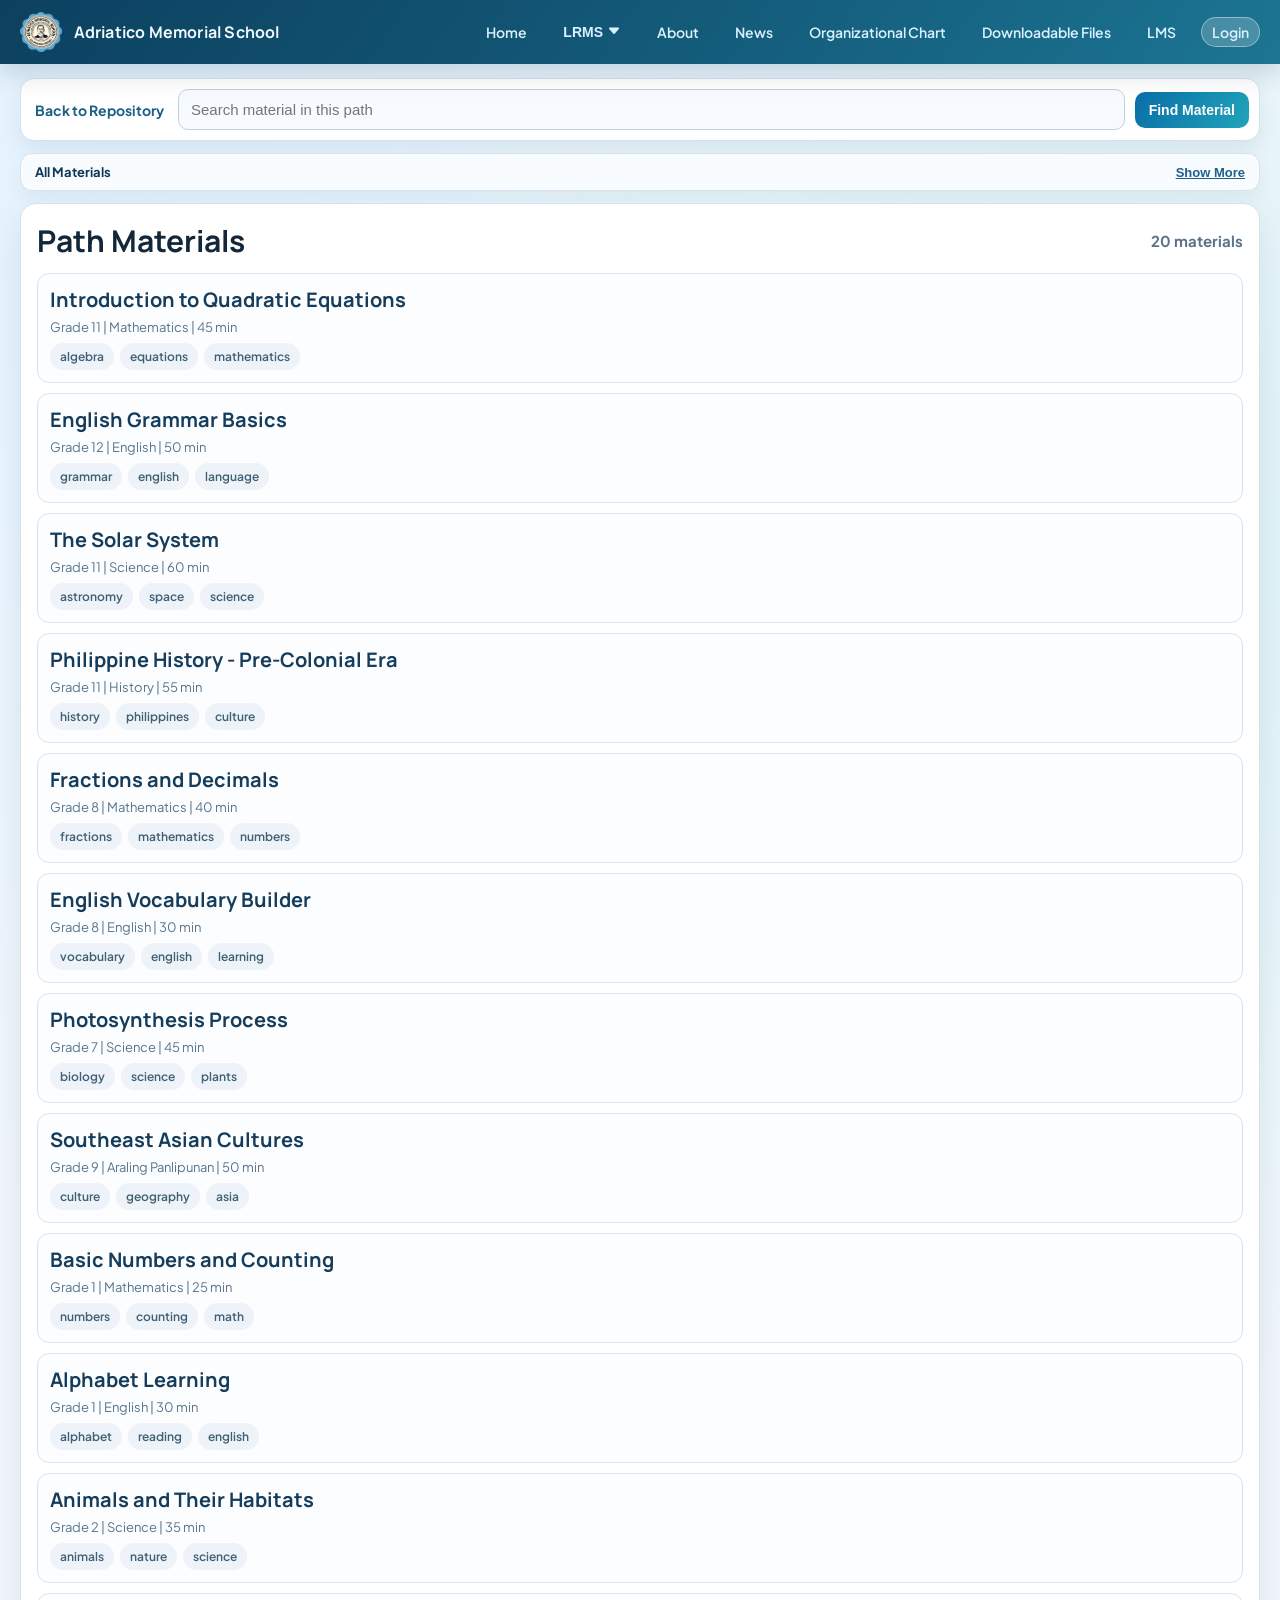
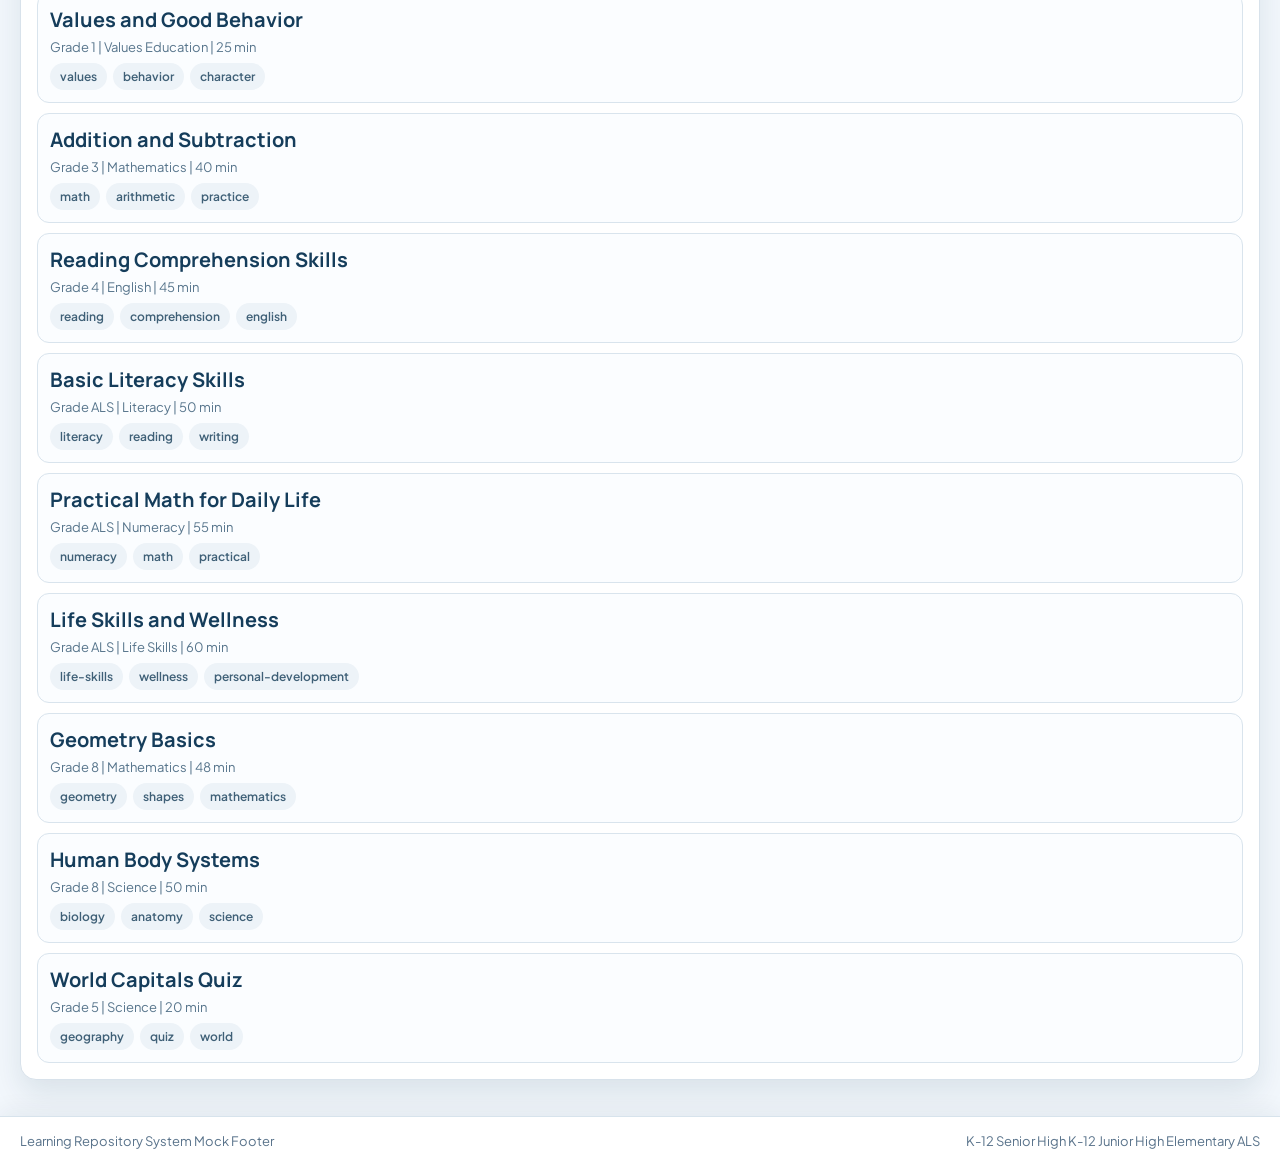
<file: material-path.html>
﻿<!DOCTYPE html>
<html lang="en">
<head>
    <meta charset="UTF-8">
    <meta name="viewport" content="width=device-width, initial-scale=1.0">
    <title>Material Path</title>
    <link rel="stylesheet" href="https://cdn.jsdelivr.net/npm/bootstrap-icons@1.11.3/font/bootstrap-icons.min.css">
    <link rel="stylesheet" href="view-material.css">
    <link rel="stylesheet" href="components.css">
</head>
<body>
    <div id="topNavMount"></div>

    <div class="details-shell">
        <section class="finder-bar" aria-label="Find Material">
            <a class="back-link" href="index.html">Back to Repository</a>
            <div class="finder-input-wrap">
                <input id="pathSearchInput" class="finder-input" type="text" placeholder="Search material in this path" autocomplete="off">
                <div id="pathSuggestionsPanel" class="suggestions-panel"></div>
            </div>
            <button id="pathSearchBtn" class="action-btn primary">Find Material</button>
        </section>

        <section class="breadcrumb-wrap">
            <div class="breadcrumb-head">
                <nav id="pathBreadcrumb" class="breadcrumb" aria-label="Breadcrumb"></nav>
                <button id="pathBreadcrumbToggle" class="breadcrumb-toggle" type="button" aria-expanded="false" aria-controls="pathBreadcrumbMore">Show More</button>
            </div>
            <div id="pathBreadcrumbMore" class="breadcrumb-more" hidden>
                <div class="breadcrumb-group">
                    <h4>Categories</h4>
                    <div id="pathBreadcrumbCategories" class="breadcrumb-tags"></div>
                </div>
                <div class="breadcrumb-group">
                    <h4>Grades</h4>
                    <div id="pathBreadcrumbGrades" class="breadcrumb-tags"></div>
                </div>
                <div class="breadcrumb-group">
                    <h4>Subjects</h4>
                    <div id="pathBreadcrumbSubjects" class="breadcrumb-tags"></div>
                </div>
                <div class="breadcrumb-group">
                    <h4>Tags</h4>
                    <div id="pathBreadcrumbTags" class="breadcrumb-tags"></div>
                </div>
            </div>
        </section>

        <section class="panel">
            <div class="list-head">
                <h2 id="pathTitle">Path Materials</h2>
                <p id="pathCount" class="list-count">0 materials</p>
            </div>
            <div id="pathMaterialsList" class="path-materials-list"></div>
            <div id="pathEmpty" class="empty-state">No materials found for this path.</div>
        </section>
    </div>

    <div id="footerMount"></div>

    <script src="components.js"></script>
    <script src="material-path.js"></script>
</body>
</html>
</file>
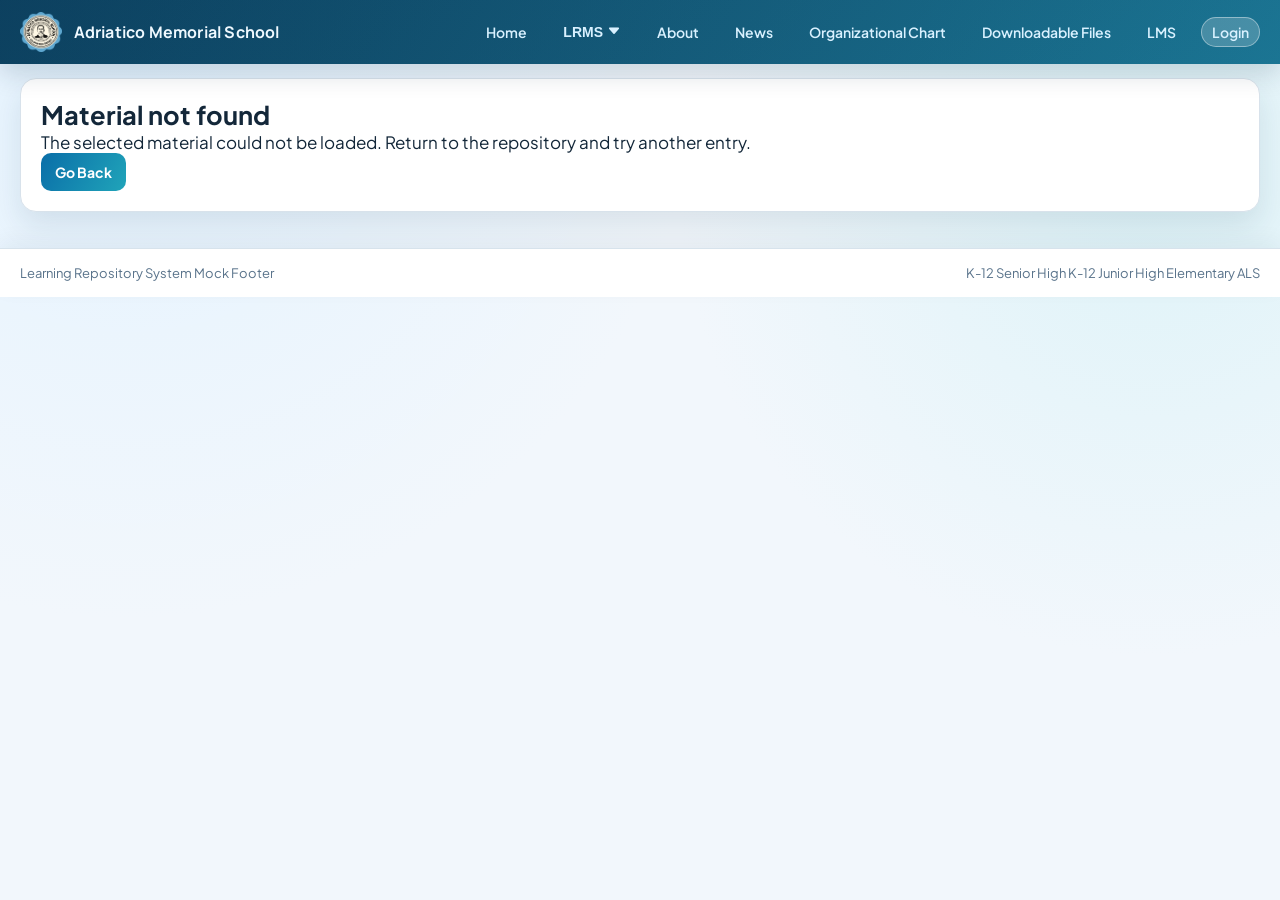
<file: view-material.html>
﻿<!DOCTYPE html>
<html lang="en">
<head>
    <meta charset="UTF-8">
    <meta name="viewport" content="width=device-width, initial-scale=1.0">
    <title>View Material</title>
    <link rel="stylesheet" href="https://cdn.jsdelivr.net/npm/bootstrap-icons@1.11.3/font/bootstrap-icons.min.css">
    <link rel="stylesheet" href="view-material.css">
    <link rel="stylesheet" href="components.css">
</head>
<body>
    <div id="topNavMount"></div>

    <div class="details-shell">
        <section class="finder-bar" aria-label="Find Material">
            <a class="back-link" href="index.html">Back to Repository</a>
            <div class="finder-input-wrap">
                <input id="materialSearchInput" class="finder-input" type="text" placeholder="Search another material by title, subject, or tag" autocomplete="off">
                <div id="suggestionsPanel" class="suggestions-panel"></div>
            </div>
            <button id="materialSearchBtn" class="action-btn primary">Find Material</button>
        </section>

        <section class="breadcrumb-wrap">
            <div class="breadcrumb-head">
                <nav id="breadcrumb" class="breadcrumb" aria-label="Breadcrumb"></nav>
                <button id="breadcrumbToggle" class="breadcrumb-toggle" type="button" aria-expanded="false" aria-controls="breadcrumbMore">Show More</button>
            </div>
            <div id="breadcrumbMore" class="breadcrumb-more" hidden>
                <div class="breadcrumb-group">
                    <h4>Categories</h4>
                    <div id="breadcrumbCategories" class="breadcrumb-tags"></div>
                </div>
                <div class="breadcrumb-group">
                    <h4>Grades</h4>
                    <div id="breadcrumbGrades" class="breadcrumb-tags"></div>
                </div>
                <div class="breadcrumb-group">
                    <h4>Subjects</h4>
                    <div id="breadcrumbSubjects" class="breadcrumb-tags"></div>
                </div>
                <div class="breadcrumb-group">
                    <h4>Tags</h4>
                    <div id="breadcrumbTags" class="breadcrumb-tags"></div>
                </div>
            </div>
        </section>

        <main id="detailsContent" class="details-content">
            <section class="info-column">
                <article class="panel material-info" id="materialOverview"></article>
                <article class="panel" id="descriptionPanel"></article>
                <article class="panel">
                    <h3>Learning Outcomes</h3>
                    <ul id="outcomesList" class="list"></ul>
                </article>
                <article class="panel">
                    <h3>Recommended Articles</h3>
                    <ul id="recommendedList" class="recommended-list"></ul>
                </article>
            </section>

            <aside class="preview-column">
                <article class="panel preview-panel">
                    <div class="preview-head">
                        <h3>File Preview</h3>
                        <span id="fileTypeBadge" class="file-badge">PDF</span>
                    </div>

                    <div id="previewMeta" class="preview-meta"></div>
                    <div id="previewViewport" class="preview-viewport"></div>

                    <div class="preview-actions">
                        <button id="downloadAction" class="action-btn secondary">Download Material</button>
                    </div>

                    <h4 class="resources-title">Included Resources</h4>
                    <ul id="resourcesList" class="list resources-list"></ul>
                </article>
            </aside>
        </main>

        <section id="notFound" class="not-found">
            <h2>Material not found</h2>
            <p>The selected material could not be loaded. Return to the repository and try another entry.</p>
            <a href="index.html" class="action-btn primary">Go Back</a>
        </section>
    </div>

    <div id="footerMount"></div>

    <script src="components.js"></script>
    <script src="view-material.js"></script>
</body>
</html>
</file>
<file: view-material.css>
﻿@import url('https://fonts.googleapis.com/css2?family=Manrope:wght@400;500;600;700;800&family=Plus+Jakarta+Sans:wght@400;500;600;700&display=swap');

:root {
    --bg: #f2f7fc;
    --surface: #ffffff;
    --line: #d8e2eb;
    --text: #132739;
    --muted: #5a7388;
    --brand: #0a6ea8;
    --accent: #20a4b9;
    --shadow: 0 14px 30px rgba(9, 45, 70, 0.1);
}

* {
    margin: 0;
    padding: 0;
    box-sizing: border-box;
}

body {
    min-height: 100vh;
    font-family: 'Plus Jakarta Sans', 'Segoe UI', sans-serif;
    color: var(--text);
    font-size: 17px;
    background:
        radial-gradient(circle at 10% 5%, #e4f3ff, transparent 40%),
        radial-gradient(circle at 90% 20%, #def3f8, transparent 35%),
        var(--bg);
}

.details-shell {
    width: 100%;
    padding: 14px 20px 20px;
}

.finder-bar {
    background: var(--surface);
    border: 1px solid var(--line);
    border-radius: 14px;
    box-shadow: 0 10px 22px rgba(9, 45, 70, 0.08);
    padding: 10px;
    margin-bottom: 12px;
    display: grid;
    grid-template-columns: auto minmax(0, 1fr) auto;
    gap: 10px;
    align-items: center;
}

.back-link {
    text-decoration: none;
    color: #1d5f86;
    font-weight: 700;
    font-size: 14px;
    white-space: nowrap;
    padding: 0 4px;
}

.back-link:hover {
    color: #0b4d74;
}

.finder-input-wrap {
    position: relative;
}

.finder-input {
    width: 100%;
    border: 1px solid #bed1df;
    border-radius: 10px;
    background: #f7fbff;
    padding: 11px 12px;
    font-size: 15px;
    color: #16364d;
}

.finder-input:focus {
    outline: none;
    border-color: var(--brand);
    box-shadow: 0 0 0 4px rgba(10, 110, 168, 0.12);
    background: #fff;
}

.suggestions-panel {
    position: absolute;
    left: 0;
    right: 0;
    top: calc(100% + 6px);
    background: #ffffff;
    border: 1px solid #cbdbe8;
    border-radius: 10px;
    box-shadow: 0 14px 26px rgba(8, 39, 62, 0.14);
    max-height: 220px;
    overflow-y: auto;
    display: none;
    z-index: 20;
}

.suggestion-item {
    width: 100%;
    border: none;
    background: #ffffff;
    text-align: left;
    padding: 10px 12px;
    cursor: pointer;
    border-bottom: 1px solid #edf3f8;
}

.suggestion-item:last-child {
    border-bottom: none;
}

.suggestion-item:hover,
.suggestion-item.active {
    background: #eef6fd;
}

.suggestion-title {
    font-size: 14px;
    color: #173d59;
    font-weight: 700;
}

.suggestion-meta {
    font-size: 12px;
    color: #628099;
    margin-top: 2px;
}

.action-btn {
    border: none;
    border-radius: 10px;
    padding: 10px 14px;
    font-size: 14px;
    font-weight: 700;
    cursor: pointer;
    text-decoration: none;
    display: inline-flex;
    align-items: center;
    justify-content: center;
}

.action-btn.primary {
    color: #fff;
    background: linear-gradient(120deg, var(--brand), var(--accent));
}

.action-btn.secondary {
    color: #184a68;
    background: #e9f1f8;
    border: 1px solid #bfd3e2;
}

.breadcrumb-wrap {
    background: #f9fcff;
    border: 1px solid var(--line);
    border-radius: 12px;
    padding: 10px 14px;
    margin-bottom: 12px;
    box-shadow: 0 8px 18px rgba(9, 45, 70, 0.06);
}

.breadcrumb-head {
    display: flex;
    align-items: center;
    justify-content: space-between;
    gap: 10px;
}

.breadcrumb {
    font-size: 13px;
    color: #3e5f77;
    min-width: 0;
}

.breadcrumb-toggle {
    border: none;
    background: transparent;
    color: #1f5f8c;
    font-size: 13px;
    font-weight: 700;
    text-decoration: underline;
    cursor: pointer;
    white-space: nowrap;
}

.breadcrumb-toggle:hover {
    color: #114869;
}

.breadcrumb-more {
    margin-top: 10px;
    border-top: 1px solid #d9e5ef;
    padding-top: 10px;
}

.breadcrumb-group {
    margin-bottom: 10px;
}

.breadcrumb-group:last-child {
    margin-bottom: 0;
}

.breadcrumb-more h4 {
    font-size: 12px;
    text-transform: uppercase;
    color: var(--muted);
    letter-spacing: 0.4px;
    margin-bottom: 8px;
}

.breadcrumb-tags {
    display: flex;
    gap: 8px;
    flex-wrap: wrap;
}

.breadcrumb-tag {
    text-decoration: none;
    background: #e8f2fb;
    border: 1px solid #c8dfef;
    color: #225173;
    border-radius: 999px;
    font-size: 13px;
    font-weight: 600;
    padding: 7px 12px;
    transition: all 0.2s ease;
}

.breadcrumb-tag:hover {
    background: #dff0fc;
    border-color: #b6d5ea;
}

.breadcrumb-tag.active {
    background: #1a88c7;
    border-color: #1a88c7;
    color: #ffffff;
}

.crumb {
    color: #2d5877;
    font-weight: 600;
    text-decoration: none;
}

.crumb:hover {
    color: #0b4d74;
    text-decoration: underline;
}

.crumb.current {
    color: #0f3857;
    font-weight: 700;
    text-decoration: none;
}

.crumb-sep {
    margin: 0 8px;
    color: #8ca2b4;
}

.details-content {
    display: grid;
    grid-template-columns: 33% minmax(0, 1fr);
    gap: 14px;
    align-items: start;
}

.info-column,
.preview-column {
    display: flex;
    flex-direction: column;
    gap: 14px;
}

.panel {
    background: var(--surface);
    border: 1px solid var(--line);
    border-radius: 16px;
    box-shadow: var(--shadow);
    padding: 16px;
}

.panel h3 {
    font-family: 'Manrope', 'Segoe UI', sans-serif;
    font-size: 22px;
    margin-bottom: 10px;
}

.material-info {
    display: grid;
    grid-template-columns: 86px minmax(0, 1fr);
    gap: 14px;
}

.overview-thumb {
    width: 76px;
    height: 76px;
    border-radius: 14px;
    background: linear-gradient(160deg, #e9f5ff, #dff3fb);
    border: 1px solid #bfd9eb;
    display: flex;
    align-items: center;
    justify-content: center;
    font-size: 34px;
}

.overview-title {
    font-family: 'Manrope', 'Segoe UI', sans-serif;
    font-size: 31px;
    line-height: 1.15;
    margin-bottom: 5px;
}

.overview-author,
.overview-meta {
    font-size: 14px;
    color: #486a82;
    margin-bottom: 6px;
}

.overview-description {
    font-size: 16px;
    color: var(--muted);
    margin-bottom: 10px;
}

.meta-row,
.tags-row {
    display: flex;
    gap: 8px;
    flex-wrap: wrap;
}

.chip {
    border-radius: 999px;
    padding: 6px 10px;
    font-size: 12px;
    font-weight: 700;
}

.chip.grade { background: #eaf4fb; color: #1a547c; }
.chip.type { background: #fff2d8; color: #8f6511; }
.chip.duration { background: #eaf9f2; color: #226c4b; }
.chip.tag { background: #edf3f8; color: #3f6077; font-weight: 600; }

.panel p {
    color: var(--muted);
    font-size: 15px;
    line-height: 1.6;
}

.list,
.recommended-list {
    list-style: none;
    display: flex;
    flex-direction: column;
    gap: 8px;
}

.list li,
.recommended-list li {
    font-size: 14px;
    color: #36566d;
    padding: 9px 10px;
    background: #f4f8fc;
    border: 1px solid #d8e3ec;
    border-radius: 10px;
}

.recommended-list a {
    text-decoration: none;
    color: #204e6e;
    font-weight: 700;
}

.recommended-list a:hover {
    color: #0b4d74;
}

.rec-meta { margin-top: 2px; font-size: 12px; color: #628199; }

.preview-panel { position: sticky; top: 14px; }

.preview-head {
    display: flex;
    justify-content: space-between;
    align-items: center;
    margin-bottom: 10px;
}

.file-badge {
    background: #eaf4fb;
    color: #1a547c;
    border-radius: 999px;
    font-size: 12px;
    font-weight: 700;
    padding: 6px 10px;
}

.preview-meta {
    display: flex;
    gap: 8px;
    flex-wrap: wrap;
    margin-bottom: 10px;
    font-size: 13px;
    color: #4e6e85;
}

.preview-viewport {
    border: 1px solid #d1dfeb;
    border-radius: 12px;
    background: #f8fbff;
    min-height: 560px;
    padding: 14px;
    margin-bottom: 12px;
}

.preview-viewport.embedded-mode {
    position: relative;
    padding: 0;
    overflow: hidden;
    background: #d5e1ec;
}

.embedded-preview-iframe {
    display: block;
    width: 100%;
    min-height: 640px;
    height: 80vh;
    border: 0;
    background: #ffffff;
}

.embedded-open-link {
    position: absolute;
    right: 12px;
    bottom: 12px;
    background: rgba(13, 54, 83, 0.85);
    color: #ffffff;
    text-decoration: none;
    font-size: 12px;
    font-weight: 700;
    padding: 6px 9px;
    border-radius: 8px;
}

.embedded-open-link:hover {
    background: rgba(9, 45, 70, 0.95);
}

.mock-document {
    height: 100%;
    min-height: 390px;
    border-radius: 10px;
    border: 1px dashed #b9ccdc;
    background: repeating-linear-gradient(
        to bottom,
        #ffffff,
        #ffffff 34px,
        #f6f9fd 34px,
        #f6f9fd 70px
    );
    padding: 16px;
}

.mock-document h4 {
    font-family: 'Manrope', 'Segoe UI', sans-serif;
    font-size: 21px;
    margin-bottom: 8px;
    color: #1d4765;
}

.mock-document p { color: #4f6f86; font-size: 14px; }

.preview-actions { margin-bottom: 10px; }

.resources-title {
    font-family: 'Manrope', 'Segoe UI', sans-serif;
    font-size: 18px;
    margin-bottom: 8px;
}

.list-head {
    display: flex;
    justify-content: space-between;
    align-items: center;
    margin-bottom: 12px;
}

.list-head h2 {
    font-family: 'Manrope', 'Segoe UI', sans-serif;
    font-size: 30px;
}

.list-count {
    color: #547086;
    font-size: 14px;
    font-weight: 700;
}

.path-materials-list {
    display: flex;
    flex-direction: column;
    gap: 10px;
}

.path-item {
    border: 1px solid #d9e4ed;
    border-radius: 12px;
    background: #fbfdff;
    padding: 12px;
}

.path-item a {
    text-decoration: none;
    color: #153d5b;
    font-size: 20px;
    font-family: 'Manrope', 'Segoe UI', sans-serif;
    font-weight: 700;
}

.path-item a:hover { color: #0b4d74; }

.path-item-meta {
    margin-top: 6px;
    font-size: 13px;
    color: #57758c;
}

.path-item-tags {
    margin-top: 8px;
    display: flex;
    gap: 6px;
    flex-wrap: wrap;
}

.empty-state {
    display: none;
    border: 1px dashed #b9ccdc;
    border-radius: 10px;
    background: #f8fbff;
    padding: 16px;
    color: #4c6a81;
}

.not-found {
    display: none;
    background: var(--surface);
    border: 1px solid var(--line);
    border-radius: 16px;
    box-shadow: var(--shadow);
    padding: 20px;
}

.mock-footer {
    margin-top: 18px;
    background: #ffffff;
    border-top: 1px solid #d7e3ec;
    box-shadow: 0 -8px 20px rgba(8, 39, 62, 0.05);
}

.footer-content {
    padding: 16px 20px;
    color: #58728a;
    font-size: 13px;
    display: flex;
    justify-content: space-between;
    gap: 10px;
    flex-wrap: wrap;
}

@media (max-width: 1100px) {
    .details-content { grid-template-columns: minmax(0, 1fr); }
    .preview-panel { position: static; }
}

@media (max-width: 760px) {
    .details-shell { padding: 10px; }

    .finder-bar {
        grid-template-columns: 1fr;
    }

    .back-link {
        display: inline-block;
        margin-bottom: 2px;
    }

    .breadcrumb {
        font-size: 12px;
        line-height: 1.5;
    }

    .breadcrumb-head {
        flex-direction: column;
        align-items: flex-start;
    }

    .breadcrumb-toggle {
        display: none;
    }

    .mobile-breadcrumb-sheet-backdrop {
        display: none !important;
    }

    .breadcrumb-more.mobile-sheet-open {
        position: fixed;
        inset: 0;
        margin-top: 0;
        border-top: none;
        padding: 14px 14px 18px;
        overflow-y: auto;
        background: #f5f5f7;
        border: none;
        box-shadow: none;
        border-radius: 0;
        z-index: 120;
    }

    .mobile-breadcrumb-sheet-head {
        display: flex;
        align-items: center;
        justify-content: flex-end;
        margin-bottom: 6px;
        padding-bottom: 0;
        border-bottom: none;
    }

    .mobile-breadcrumb-sheet-head h3 {
        display: none;
    }

    .mobile-breadcrumb-search-wrap {
        display: flex;
        align-items: center;
        gap: 8px;
        margin-bottom: 8px;
        padding: 4px 2px 10px;
        border-bottom: 1px solid #d7dce2;
    }

    .mobile-breadcrumb-search-icon {
        color: #6f7682;
        font-size: 24px;
        line-height: 1;
    }

    .mobile-breadcrumb-search-input {
        width: 100%;
        border: none;
        outline: none;
        background: transparent;
        color: #1f2633;
        font-size: clamp(28px, 8vw, 40px);
        font-weight: 700;
        line-height: 1.1;
    }

    .mobile-breadcrumb-search-input::placeholder {
        color: #626a76;
        font-weight: 600;
    }

    .mobile-breadcrumb-search-input::-webkit-search-cancel-button {
        -webkit-appearance: none;
        width: 22px;
        height: 22px;
        cursor: pointer;
        opacity: 0.95;
        background: url("data:image/svg+xml,%3Csvg xmlns='http://www.w3.org/2000/svg' viewBox='0 0 16 16'%3E%3Cpath fill='%23626a76' d='M3.7 3.7a1 1 0 0 1 1.4 0L8 6.6l2.9-2.9a1 1 0 1 1 1.4 1.4L9.4 8l2.9 2.9a1 1 0 0 1-1.4 1.4L8 9.4l-2.9 2.9a1 1 0 1 1-1.4-1.4L6.6 8 3.7 5.1a1 1 0 0 1 0-1.4Z'/%3E%3C/svg%3E") no-repeat center / 20px 20px;
    }

    .mobile-breadcrumb-suggestions {
        display: none;
        max-height: 290px;
        overflow-y: auto;
        margin-bottom: 10px;
    }

    .breadcrumb-more.mobile-sheet-open .breadcrumb-group h4 {
        font-size: 14px;
        color: #5f7288;
        text-transform: uppercase;
        letter-spacing: 0.9px;
        margin-bottom: 10px;
    }

    .breadcrumb-more.mobile-sheet-open .breadcrumb-tag {
        background: #f8fafc;
        border: 1px solid #dbe2ea;
        color: #21425e;
        font-size: 14px;
        padding: 8px 12px;
    }

    .breadcrumb-more.mobile-sheet-open .breadcrumb-tag:hover {
        border-color: #97bfd7;
        background: #eff7fd;
    }

    .breadcrumb-more.mobile-sheet-open .breadcrumb-tag.active {
        background: #0a6ea8;
        border-color: #0a6ea8;
        color: #ffffff;
    }

    .mobile-breadcrumb-option {
        width: 100%;
        border: none;
        border-radius: 10px;
        background: transparent;
        text-align: left;
        padding: 8px 2px;
        cursor: pointer;
    }

    .mobile-breadcrumb-option-title {
        font-size: 17px;
        color: #262d3a;
        font-weight: 700;
    }

    .mobile-breadcrumb-option-meta {
        margin-top: 2px;
        font-size: 13px;
        color: #667384;
    }

    .mobile-breadcrumb-option:hover,
    .mobile-breadcrumb-option.active {
        background: rgba(19, 39, 57, 0.06);
    }

    .mobile-breadcrumb-sheet-close {
        border: none;
        background: transparent;
        color: #676f7c;
        font-size: 20px;
        cursor: pointer;
        line-height: 1;
        width: 32px;
        height: 32px;
        padding: 0;
    }

    body.mobile-breadcrumb-sheet-open {
        overflow: hidden;
    }

    .action-btn { width: 100%; }

    .material-info { grid-template-columns: 1fr; }

    .overview-title { font-size: 25px; }

    .preview-viewport { min-height: 420px; }

    .embedded-preview-iframe {
        min-height: 500px;
        height: 68vh;
    }

    .mock-document { min-height: 280px; }

    .list-head { flex-direction: column; align-items: flex-start; gap: 6px; }
}
</file>
<file: components.css>
/* Shared Navbar + Footer Component Styles */
.mock-topnav {
    width: 100%;
    position: relative;
    border: none;
    background:
        linear-gradient(120deg, rgba(4, 70, 108, 0.95), rgba(12, 115, 149, 0.92)),
        url('https://images.unsplash.com/photo-1481627834876-b7833e8f5570?auto=format&fit=crop&w=1600&q=80') center/cover;
    box-shadow: 0 10px 26px rgba(8, 39, 62, 0.16);
    overflow: visible;
    padding: 12px 20px;
    display: flex;
    justify-content: space-between;
    align-items: center;
    gap: 12px;
    z-index: 20;
}

.mock-topnav::before {
    content: '';
    position: absolute;
    inset: 0;
    background: linear-gradient(135deg, rgba(3, 21, 35, 0.25), rgba(3, 21, 35, 0.08));
    pointer-events: none;
}

.topnav-brand,
.nav-link {
    position: relative;
    z-index: 1;
}

.topnav-main {
    position: relative;
    z-index: 2;
    display: flex;
    align-items: center;
    gap: 10px;
    min-width: 0;
}

.topnav-brand {
    font-family: 'Manrope', 'Segoe UI', sans-serif;
    font-size: 20px;
    font-weight: 800;
    color: #eff9ff;
    letter-spacing: 0.2px;
    display: flex;
    align-items: center;
    gap: 12px;
}

.topnav-logo {
    height: 40px;
    width: auto;
    max-width: 50px;
    object-fit: contain;
}

.school-name {
    font-size: 16px;
    font-weight: 700;
}

.topnav-links {
    display: flex;
    gap: 14px;
    flex-wrap: wrap;
    align-items: center;
}

.topnav-toggle {
    display: none;
    position: relative;
    z-index: 2;
    width: 32px;
    height: 32px;
    border: none;
    background: transparent;
    cursor: pointer;
    padding: 0;
    color: #eef9ff;
}

.topnav-mobile-tools {
    display: none;
}

.topnav-icon-btn {
    width: 30px;
    height: 30px;
    border: none;
    border-radius: 0;
    background: transparent;
    color: #e8f6ff;
    display: inline-flex;
    align-items: center;
    justify-content: center;
    cursor: pointer;
}

.topnav-icon-btn .bi {
    font-size: 20px;
}

.topnav-mobile-search {
    display: inline-flex;
    align-items: center;
    position: relative;
    width: 30px;
    height: 30px;
    border-radius: 999px;
    border: none;
    background: transparent;
    overflow: visible;
    transition: width 0.22s ease, background 0.22s ease, border-color 0.22s ease;
}

.topnav-mobile-search .topnav-icon-btn {
    width: 30px;
    min-width: 30px;
    height: 30px;
    border: none;
    background: transparent;
    border-radius: 999px;
}

.topnav-search-input {
    border: none;
    outline: none;
    background: transparent;
    color: #f2fbff;
    width: 0;
    opacity: 0;
    padding: 0;
    font-size: 14px;
    transition: width 0.22s ease, opacity 0.15s ease;
}

.topnav-search-input::placeholder {
    color: rgba(238, 250, 255, 0.72);
}

.topnav-mobile-search.search-open {
    width: min(62vw, 260px);
    background: rgba(5, 31, 47, 0.48);
    border: 1px solid rgba(185, 226, 248, 0.62);
    padding-left: 4px;
}

.topnav-mobile-search.search-open .topnav-search-input {
    width: 100%;
    opacity: 1;
    padding-right: 12px;
}

.topnav-search-suggestions {
    display: none;
    position: absolute;
    right: 0;
    top: calc(100% + 8px);
    width: min(84vw, 320px);
    max-height: 280px;
    overflow-y: auto;
    background: #ffffff;
    border: 1px solid #c5d7e5;
    border-radius: 12px;
    box-shadow: 0 14px 24px rgba(8, 39, 62, 0.18);
    z-index: 95;
}

.topnav-search-option {
    width: 100%;
    border: none;
    border-bottom: 1px solid #edf3f8;
    background: #ffffff;
    text-align: left;
    padding: 10px 12px;
    cursor: pointer;
}

.topnav-search-option:last-child {
    border-bottom: none;
}

.topnav-search-option-title {
    font-size: 14px;
    font-weight: 700;
    color: #153f5f;
}

.topnav-search-option-meta {
    margin-top: 2px;
    font-size: 12px;
    color: #5c748a;
}

.topnav-search-option:hover,
.topnav-search-option.active {
    background: #eaf5fd;
}

.topnav-toggle span {
    display: block;
    width: 100%;
    height: 2px;
    background: #eaf7ff;
    border-radius: 2px;
}

.topnav-toggle span + span {
    margin-top: 5px;
}

.topnav-toggle .bi {
    font-size: 28px;
    line-height: 1;
}

.topnav-menu {
    position: relative;
    z-index: 2;
}

/* Dropdown Menu Styles */
.dropdown-container {
    position: relative;
}

.nav-link {
    background: none;
    border: none;
    cursor: pointer;
    text-decoration: none;
    color: #d9f1ff;
    font-size: 14px;
    font-weight: 600;
    border: 1px solid transparent;
    border-radius: 999px;
    padding: 6px 10px;
    transition: background 0.2s ease, border-color 0.2s ease, color 0.2s ease;
    display: inline-flex;
    align-items: center;
    justify-content: center;
    gap: 4px;
    line-height: 1.2;
    white-space: nowrap;
}

.nav-link:hover,
.nav-link[aria-expanded='true'] {
    color: #ffffff;
    border-color: rgba(255, 255, 255, 0.35);
    background: rgba(255, 255, 255, 0.13);
}

.dropdown-toggle {
    position: relative;
    z-index: 2;
}

.dropdown-toggle .bi {
    font-size: 14px;
    transition: transform 0.2s ease;
}

.dropdown-toggle[aria-expanded='true'] .bi {
    transform: rotate(180deg);
}

.dropdown-menu {
    position: absolute;
    top: calc(100% + 8px);
    left: 0;
    background: #ffffff;
    border: 1px solid #c5d7e5;
    border-radius: 10px;
    box-shadow: 0 14px 24px rgba(8, 39, 62, 0.18);
    min-width: 240px;
    display: none;
    overflow: hidden;
    z-index: 25;
}

.dropdown-menu.active {
    display: block;
}

.dropdown-menu a {
    display: block;
    padding: 10px 12px;
    color: #1e4866;
    text-decoration: none;
    font-size: 15px;
    font-weight: 500;
    border: none;
    border-bottom: 1px solid #edf3f8;
    background: #ffffff;
    border-radius: 0;
    transition: background 0.2s ease, color 0.2s ease;
    cursor: pointer;
    text-align: left;
    line-height: 1.25;
}

.dropdown-menu a:hover {
    background: #eaf5fd;
    color: #0f4d76;
    border: none;
}

.dropdown-menu a:last-child {
    border-top: none;
    border-bottom: none;
}

.login-btn {
    background: rgba(255, 255, 255, 0.2) !important;
    border-color: rgba(255, 255, 255, 0.4) !important;
}

.login-btn:hover {
    background: rgba(255, 255, 255, 0.3) !important;
}

.mock-footer {
    margin-top: 16px;
    background: #ffffff;
    border-top: 1px solid #d7e3ec;
    box-shadow: 0 -8px 20px rgba(8, 39, 62, 0.05);
}

.footer-content {
    padding: 16px 20px;
    color: #58728a;
    font-size: 13px;
    display: flex;
    justify-content: space-between;
    gap: 10px;
    flex-wrap: wrap;
}

@media (max-width: 760px) {
    .mock-topnav {
        display: grid;
        grid-template-columns: minmax(0, 1fr) auto;
        grid-template-areas:
            'main tools'
            'menu menu';
        align-items: center;
        padding: 10px 12px;
    }

    .topnav-main {
        grid-area: main;
        min-width: 0;
    }

    .topnav-mobile-tools {
        grid-area: tools;
        display: flex;
        align-items: center;
        gap: 8px;
    }

    .topnav-brand {
        font-size: 18px;
        gap: 8px;
        min-width: 0;
    }

    .topnav-logo {
        height: 30px;
    }

    .school-name {
        font-size: 12px;
        white-space: nowrap;
        overflow: hidden;
        text-overflow: ellipsis;
        max-width: 160px;
    }

    .topnav-toggle {
        display: inline-flex;
        align-items: center;
        justify-content: center;
        width: 30px;
        height: 30px;
        padding: 0;
    }

    .topnav-menu {
        position: fixed;
        inset: 0;
        padding: 84px 24px 24px;
        background: rgba(4, 22, 34, 0.97);
        -webkit-backdrop-filter: blur(6px);
        backdrop-filter: blur(6px);
        opacity: 0;
        visibility: hidden;
        pointer-events: none;
        overflow-y: auto;
        transition: opacity 0.22s ease, visibility 0.22s ease;
        z-index: 90;
    }

    .mock-topnav.open .topnav-menu {
        opacity: 1;
        visibility: visible;
        pointer-events: auto;
    }

    .topnav-links {
        width: 100%;
        display: flex;
        flex-direction: column;
        align-items: flex-start;
        gap: 3px;
        padding-top: 4px;
    }

    .topnav-links a,
    .nav-link {
        width: auto;
        text-align: left;
        padding: 8px 0;
        border: none;
        border-radius: 0;
        background: transparent !important;
        color: #f3f8fd;
        font-size: clamp(30px, 8.3vw, 42px);
        font-weight: 700;
        line-height: 1.05;
    }

    .topnav-links a:hover,
    .nav-link:hover,
    .nav-link[aria-expanded='true'] {
        color: #ffffff;
        border: none;
        background: transparent;
    }

    .dropdown-container {
        width: 100%;
    }

    .dropdown-menu {
        position: static;
        margin-top: 4px;
        min-width: auto;
        border-radius: 0;
        background: transparent;
        border: none;
        box-shadow: none;
    }

    .dropdown-menu.active {
        display: block;
    }

    .dropdown-menu a {
        padding: 7px 0 7px 18px;
        margin-left: 0;
        border-bottom: none;
        background: transparent;
        color: rgba(229, 241, 251, 0.82);
        font-size: 22px;
        font-weight: 600;
        border-left: 2px solid rgba(185, 215, 235, 0.45);
    }

    .dropdown-menu a:hover {
        background: transparent;
        color: #ffffff;
    }

    .login-btn {
        margin-top: 8px;
    }

    .topnav-toggle {
        z-index: 96;
    }

    .topnav-main,
    .topnav-brand,
    .topnav-mobile-tools {
        position: relative;
        z-index: 96;
    }

    body.topnav-menu-open {
        overflow: hidden;
    }
}
</file>
